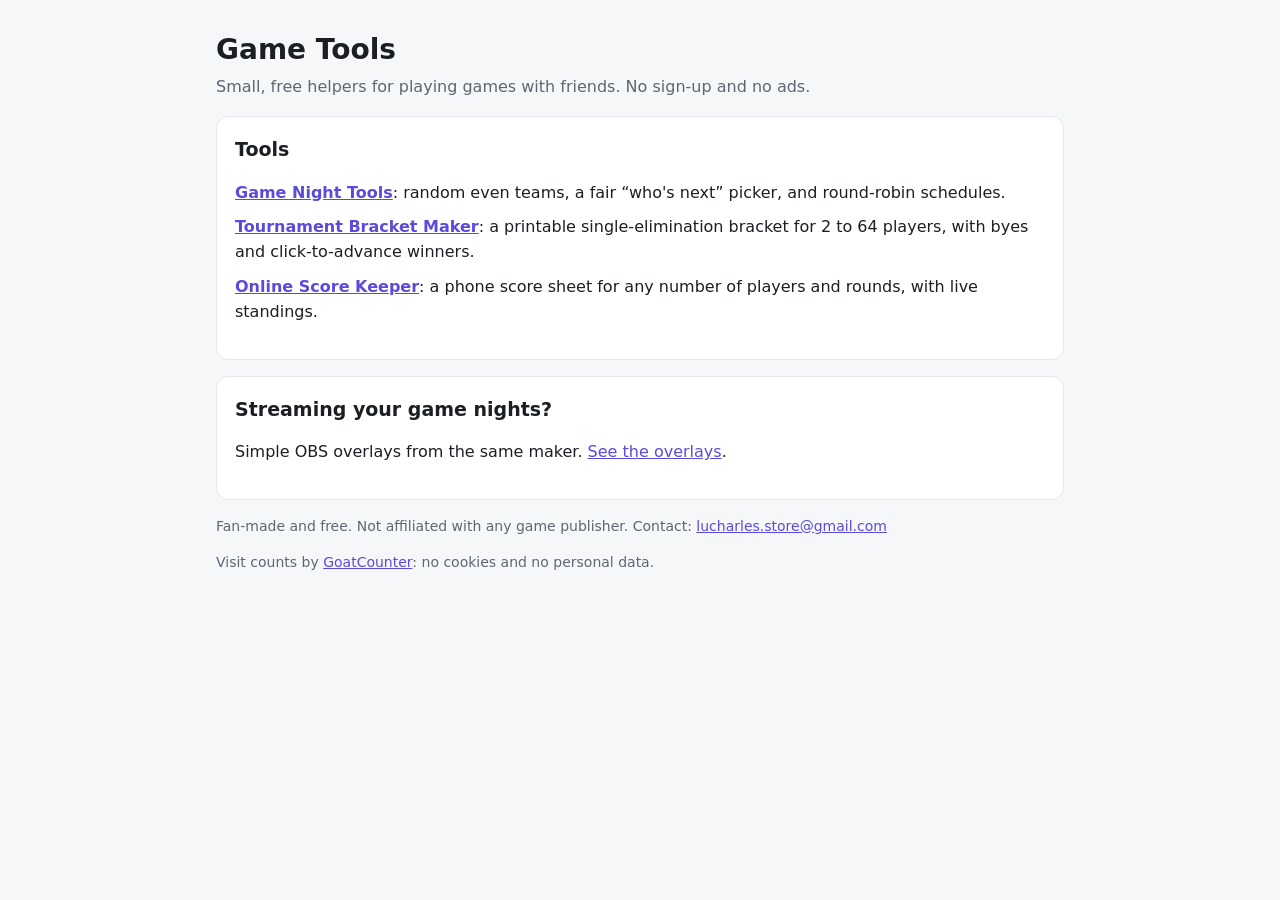
<file: index.html>
<!doctype html>
<html lang="en">
<head>
<meta charset="utf-8">
<meta name="viewport" content="width=device-width,initial-scale=1">
<meta name="google-site-verification" content="mszQPpNF7wUQe9E9Sp2fo0sD-YFwaTvCAHa7T4kHes0">
<title>Game Tools: free helpers for game nights</title>
<meta name="description" content="Free, no-sign-up tools for gamers: random teams, who's-next picker, round-robin schedules, tournament brackets and a score keeper for party and co-op game nights.">
<link rel="stylesheet" href="style.css">
</head>
<body>
<header>
  <h1>Game Tools</h1>
  <p>Small, free helpers for playing games with friends. No sign-up and no ads.</p>
</header>
<main>
  <section class="card">
    <h2>Tools</h2>
    <ul class="tools">
      <li><a href="game-night/"><strong>Game Night Tools</strong></a>: random even teams, a fair “who's next” picker, and round-robin schedules.</li>
      <li><a href="bracket/"><strong>Tournament Bracket Maker</strong></a>: a printable single-elimination bracket for 2 to 64 players, with byes and click-to-advance winners.</li>
      <li><a href="score/"><strong>Online Score Keeper</strong></a>: a phone score sheet for any number of players and rounds, with live standings.</li>
    </ul>
  </section>
  <section class="card">
    <h2>Streaming your game nights?</h2>
    <p>Simple OBS overlays from the same maker. <a href="https://lucharles.gumroad.com" rel="noopener">See the overlays</a>.</p>
  </section>
</main>
<footer>
  <p>Fan-made and free. Not affiliated with any game publisher. Contact: <a href="mailto:lucharles.store@gmail.com">lucharles.store@gmail.com</a></p>
  <p>Visit counts by <a href="https://www.goatcounter.com" rel="noopener">GoatCounter</a>: no cookies and no personal data.</p>
</footer>
<script data-goatcounter="https://lucharles-games.goatcounter.com/count" async src="https://gc.zgo.at/count.js"></script>
</body>
</html>
</file>
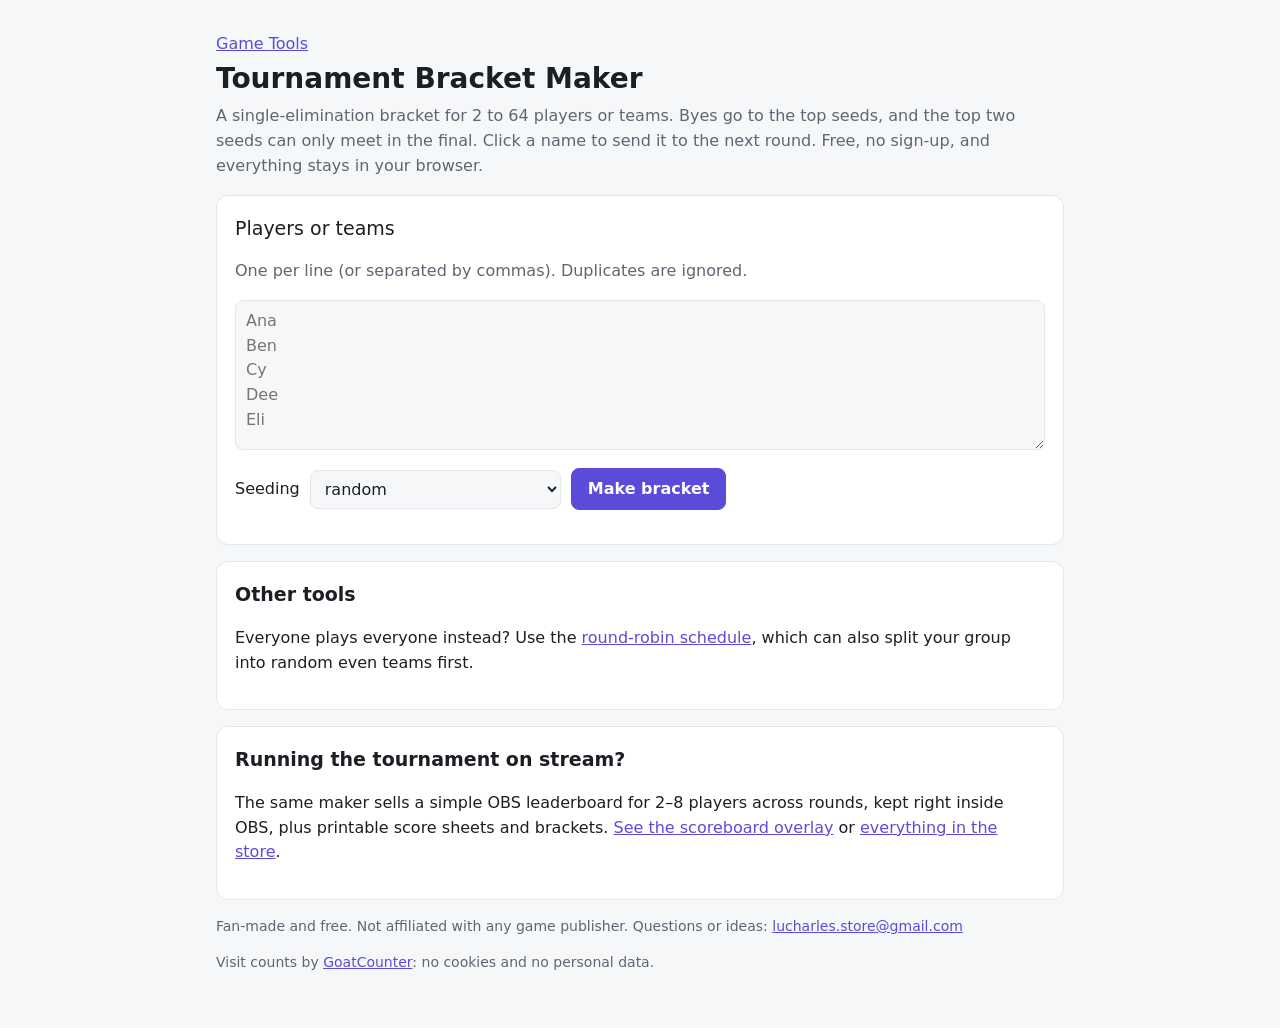
<file: bracket/index.html>
<!doctype html>
<html lang="en">
<head>
<meta charset="utf-8">
<meta name="viewport" content="width=device-width,initial-scale=1">
<title>Tournament Bracket Maker: free, printable, no sign-up</title>
<meta name="description" content="Make a single-elimination tournament bracket for 2 to 64 players or teams. Random or ranked seeding, automatic byes, click to advance winners, then print or copy it. Free, no sign-up.">
<link rel="canonical" href="https://charleslu0529.github.io/game-tools/bracket/">
<link rel="stylesheet" href="../style.css">
<style>
.bracket{display:flex;gap:18px;overflow-x:auto;padding:6px 2px 12px;margin-top:12px}
.col{flex:0 0 170px;width:170px;min-width:0;display:flex;flex-direction:column}
.ms{flex:1;display:flex;flex-direction:column;justify-content:space-around;gap:10px}
.col h3{font-size:14px;margin:0 0 4px;color:var(--muted);text-align:center}
.match{border:1px solid var(--line);border-radius:10px;overflow:hidden}
.match button{display:block;width:100%;text-align:left;border:0;border-radius:0;background:transparent;color:var(--fg);font-weight:500;padding:6px 10px;overflow:hidden;text-overflow:ellipsis;white-space:nowrap}
.match button+button{border-top:1px solid var(--line)}
.match button.win{background:var(--accent);color:var(--accent-fg)}
.match button:disabled{cursor:default;color:var(--muted)}
.match button.win:disabled{color:var(--accent-fg)}
.champ{font-size:22px;font-weight:700;margin:8px 0 0;overflow-wrap:anywhere}
@media print{
  body{background:#fff;color:#000}
  header p,.no-print,footer{display:none}
  .card{border:0;padding:0;margin:0}
  .bracket{overflow:visible;flex-wrap:nowrap}
  .match button{color:#000;background:#fff}
  .match button.win{background:#fff;color:#000;font-weight:800;text-decoration:underline}
}
</style>
</head>
<body>
<header>
  <p><a href="../">Game Tools</a></p>
  <h1>Tournament Bracket Maker</h1>
  <p>A single-elimination bracket for 2 to 64 players or teams. Byes go to the top seeds, and the top two seeds can only meet in the final. Click a name to send it to the next round. Free, no sign-up, and everything stays in your browser.</p>
</header>
<main>
  <section class="card no-print">
    <h2><label for="entries">Players or teams</label></h2>
    <p class="muted" id="entries-help">One per line (or separated by commas). Duplicates are ignored.</p>
    <textarea id="entries" aria-describedby="entries-help" placeholder="Ana&#10;Ben&#10;Cy&#10;Dee&#10;Eli"></textarea>
    <div class="row" style="margin-top:10px">
      <label for="seeding">Seeding</label>
      <select id="seeding"><option value="random">random</option><option value="listed">as listed (first = top seed)</option></select>
      <button id="make">Make bracket</button>
    </div>
    <p class="muted" id="msg" aria-live="polite"></p>
  </section>

  <section class="card" id="out" hidden aria-labelledby="out-h">
    <h2 id="out-h">Bracket</h2>
    <div class="row no-print">
      <button id="print" class="ghost">Print</button>
      <button id="copy" class="ghost">Copy as text</button>
      <button id="reset" class="ghost">Clear results</button>
    </div>
    <div class="bracket" id="bracket"></div>
    <p class="champ" id="champ" aria-live="polite"></p>
  </section>

  <section class="card no-print">
    <h2>Other tools</h2>
    <p>Everyone plays everyone instead? Use the <a href="../game-night/">round-robin schedule</a>, which can also split your group into random even teams first.</p>
  </section>

  <section class="card no-print">
    <h2>Running the tournament on stream?</h2>
    <p>The same maker sells a simple OBS leaderboard for 2–8 players across rounds, kept right inside OBS, plus printable score sheets and brackets. <a href="https://lucharles.gumroad.com/l/gcqmu" rel="noopener">See the scoreboard overlay</a> or <a href="https://lucharles.gumroad.com" rel="noopener">everything in the store</a>.</p>
  </section>
</main>
<footer>
  <p>Fan-made and free. Not affiliated with any game publisher. Questions or ideas: <a href="mailto:lucharles.store@gmail.com">lucharles.store@gmail.com</a></p>
  <p>Visit counts by <a href="https://www.goatcounter.com" rel="noopener">GoatCounter</a>: no cookies and no personal data.</p>
</footer>
<script type="module">
import { parsePlayers, shuffle } from '../game-night/lib.js';
import { buildBracket, cleanPicks, bracketText, roundName } from './bracket.js';

const $ = id => document.getElementById(id);
const KEY = 'bracket-state';
let state = null; // { entries: [...seeded], picks: {} }

function save() { try { localStorage.setItem(KEY, JSON.stringify(state)); } catch {} }
function load() {
  try {
    const s = JSON.parse(localStorage.getItem(KEY));
    if (s && Array.isArray(s.entries) && s.entries.every(e => typeof e === 'string') && s.picks && typeof s.picks === 'object') {
      const entries = parsePlayers(s.entries.join('\n'));
      if (entries.length >= 2) return { entries, picks: cleanPicks(entries, s.picks) };
    }
  } catch {}
  return null;
}

function nameButton(name, m, key) {
  const b = document.createElement('button');
  b.textContent = name ?? (m.bye ? 'bye' : 'TBD');
  if (name !== null && name === m.winner) b.className = 'win';
  b.disabled = name === null || m.bye || m.a === null || m.b === null;
  if (!b.disabled) {
    b.setAttribute('aria-pressed', String(name === m.winner));
    b.title = `${name} wins`;
    b.addEventListener('click', () => {
      state.picks[key] = name;
      state.picks = cleanPicks(state.entries, state.picks);
      save(); render();
    });
  }
  return b;
}

function render() {
  const { rounds, champion } = buildBracket(state.entries, state.picks);
  $('bracket').replaceChildren(...rounds.map((ms, r) => {
    const col = document.createElement('div');
    col.className = 'col';
    const h = document.createElement('h3'); h.textContent = roundName(r, rounds.length);
    const list = document.createElement('div');
    list.className = 'ms';
    col.append(h, list);
    ms.forEach((m, i) => {
      const box = document.createElement('div');
      box.className = 'match';
      box.append(nameButton(m.a, m, `${r}:${i}`), nameButton(m.b, m, `${r}:${i}`));
      list.append(box);
    });
    return col;
  }));
  $('champ').textContent = champion ? `Champion: ${champion}` : '';
  $('out').hidden = false;
}

$('make').addEventListener('click', () => {
  const list = parsePlayers($('entries').value);
  if (list.length < 2) { $('msg').textContent = 'Add at least two players or teams.'; return; }
  const entries = $('seeding').value === 'random' ? shuffle(list) : list;
  state = { entries, picks: {} };
  const size = buildBracket(entries).rounds[0].length * 2;
  const byes = size - entries.length;
  $('msg').textContent = `${entries.length} entries, ${Math.log2(size)} rounds${byes ? `, ${byes} bye${byes === 1 ? '' : 's'}` : ''}.`;
  save(); render();
});

$('reset').addEventListener('click', () => { state.picks = {}; save(); render(); });
$('print').addEventListener('click', () => window.print());
$('copy').addEventListener('click', async e => {
  const button = e.currentTarget;
  try { await navigator.clipboard.writeText(bracketText(state.entries, state.picks)); button.textContent = 'Copied'; }
  catch { button.textContent = 'Copy failed'; }
  setTimeout(() => { button.textContent = 'Copy as text'; }, 1500);
});

state = load();
if (state) { $('entries').value = state.entries.join('\n'); render(); }
</script>
<script data-goatcounter="https://lucharles-games.goatcounter.com/count" async src="https://gc.zgo.at/count.js"></script>
</body>
</html>
</file>
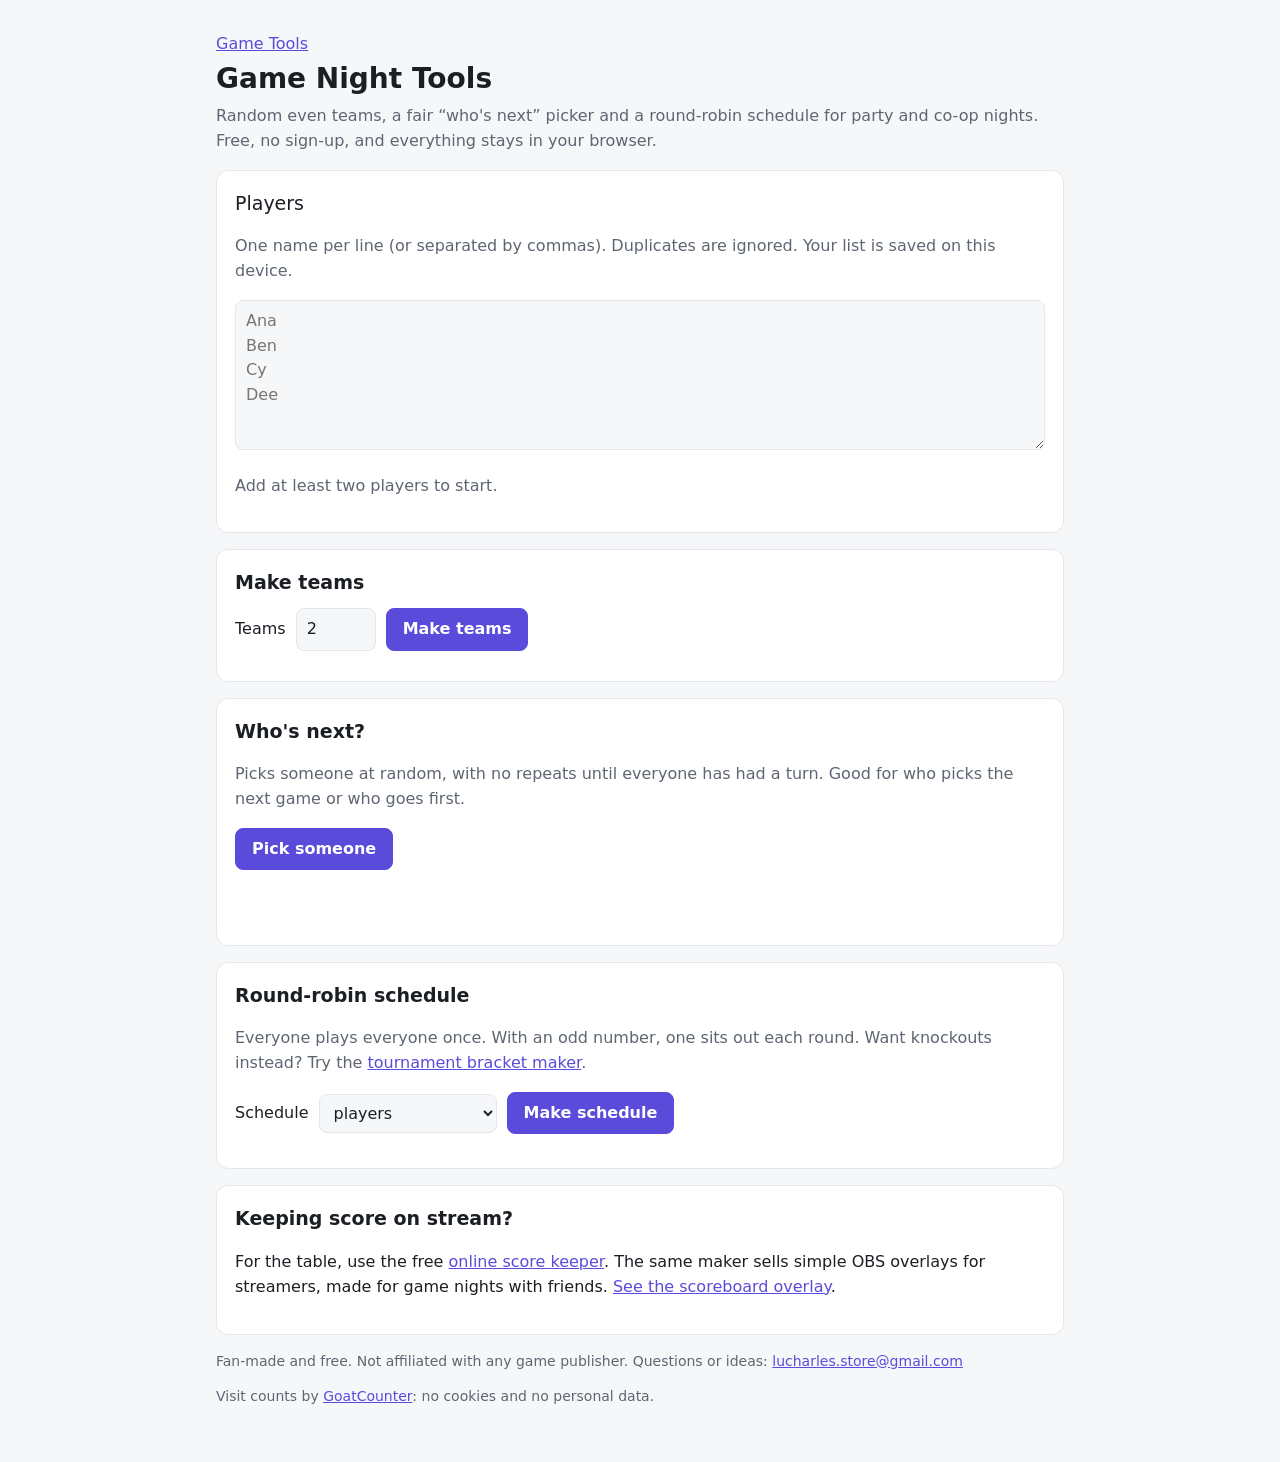
<file: game-night/index.html>
<!doctype html>
<html lang="en">
<head>
<meta charset="utf-8">
<meta name="viewport" content="width=device-width,initial-scale=1">
<title>Game Night Tools: team maker, random picker, round robin</title>
<meta name="description" content="Free tools for co-op and party game nights: split friends into random even teams, pick who goes next without repeats, and make a round-robin schedule. No sign-up.">
<link rel="stylesheet" href="../style.css">
</head>
<body>
<header>
  <p><a href="../">Game Tools</a></p>
  <h1>Game Night Tools</h1>
  <p>Random even teams, a fair “who's next” picker and a round-robin schedule for party and co-op nights. Free, no sign-up, and everything stays in your browser.</p>
</header>
<main>
  <section class="card">
    <h2><label for="players">Players</label></h2>
    <p class="muted" id="players-help">One name per line (or separated by commas). Duplicates are ignored. Your list is saved on this device.</p>
    <textarea id="players" aria-describedby="players-help" placeholder="Ana&#10;Ben&#10;Cy&#10;Dee"></textarea>
    <p class="muted" id="count" aria-live="polite"></p>
  </section>

  <section class="card" aria-labelledby="teams-h">
    <h2 id="teams-h">Make teams</h2>
    <div class="row">
      <label for="team-count">Teams</label>
      <input id="team-count" type="number" min="2" max="16" value="2">
      <button id="make-teams">Make teams</button>
      <button id="copy-teams" class="ghost" hidden>Copy</button>
    </div>
    <div id="teams" class="grid" aria-live="polite"></div>
  </section>

  <section class="card" aria-labelledby="pick-h">
    <h2 id="pick-h">Who's next?</h2>
    <p class="muted">Picks someone at random, with no repeats until everyone has had a turn. Good for who picks the next game or who goes first.</p>
    <button id="pick">Pick someone</button>
    <p class="pick" id="picked" aria-live="polite"></p>
  </section>

  <section class="card" aria-labelledby="rr-h">
    <h2 id="rr-h">Round-robin schedule</h2>
    <p class="muted">Everyone plays everyone once. With an odd number, one sits out each round. Want knockouts instead? Try the <a href="../bracket/">tournament bracket maker</a>.</p>
    <div class="row">
      <label for="rr-of">Schedule</label>
      <select id="rr-of"><option value="players">players</option><option value="teams">the teams above</option></select>
      <button id="make-rr">Make schedule</button>
      <button id="copy-rr" class="ghost" hidden>Copy</button>
    </div>
    <p class="muted" id="rr-msg" aria-live="polite"></p>
    <div id="rr"></div>
  </section>

  <section class="card">
    <h2>Keeping score on stream?</h2>
    <p>For the table, use the free <a href="../score/">online score keeper</a>. The same maker sells simple OBS overlays for streamers, made for game nights with friends. <a href="https://lucharles.gumroad.com/l/gcqmu" rel="noopener">See the scoreboard overlay</a>.</p>
  </section>
</main>
<footer>
  <p>Fan-made and free. Not affiliated with any game publisher. Questions or ideas: <a href="mailto:lucharles.store@gmail.com">lucharles.store@gmail.com</a></p>
  <p>Visit counts by <a href="https://www.goatcounter.com" rel="noopener">GoatCounter</a>: no cookies and no personal data.</p>
</footer>
<script type="module">
import { parsePlayers, makeTeams, roundRobin, makePicker } from './lib.js';

const $ = id => document.getElementById(id);
const KEY = 'game-night-players';
let teams = [];
const pick = makePicker();

// Storage can be blocked (private windows, strict settings); the page works without it.
try { $('players').value = localStorage.getItem(KEY) ?? ''; } catch {}
const players = () => parsePlayers($('players').value);
function updateCount() {
  const n = players().length;
  $('count').textContent = n ? `${n} player${n === 1 ? '' : 's'}` : 'Add at least two players to start.';
}
$('players').addEventListener('input', () => {
  try { localStorage.setItem(KEY, $('players').value); } catch {}
  updateCount();
});
updateCount();

function list(title, names) {
  const box = document.createElement('div');
  box.className = 'team';
  const h = document.createElement('h3'); h.textContent = title;
  const ul = document.createElement('ul');
  for (const n of names) { const li = document.createElement('li'); li.textContent = n; ul.append(li); }
  box.append(h, ul);
  return box;
}
const teamName = i => `Team ${i + 1}`;

$('make-teams').addEventListener('click', () => {
  const p = players();
  if (p.length < 2) { $('count').textContent = 'Add at least two players to make teams.'; return; }
  teams = makeTeams(p, Number($('team-count').value));
  $('teams').replaceChildren(...teams.map((t, i) => list(teamName(i), t)));
  $('copy-teams').hidden = false;
});

$('pick').addEventListener('click', () => {
  const p = players();
  $('picked').textContent = p.length ? pick(p) : 'Add some players first.';
});

let rrText = '';
$('make-rr').addEventListener('click', () => {
  const useTeams = $('rr-of').value === 'teams';
  if (useTeams && !teams.length) { $('rr-msg').textContent = 'Make teams first, or schedule players.'; $('rr').replaceChildren(); return; }
  const entries = useTeams ? teams.map((_, i) => teamName(i)) : players();
  if (entries.length < 2) { $('rr-msg').textContent = 'Add at least two players.'; $('rr').replaceChildren(); return; }
  const rounds = roundRobin(entries);
  $('rr-msg').textContent = `${rounds.length} rounds`;
  const lines = [];
  $('rr').replaceChildren(...rounds.map((round, r) => {
    const rows = [...round].sort((x, y) => (x[1] === null) - (y[1] === null)) // sit-outs last
      .map(([a, b]) => b === null ? `${a} sits out` : `${a} vs ${b}`);
    lines.push(`Round ${r + 1}`, ...rows.map(x => '  ' + x));
    const el = list(`Round ${r + 1}`, rows);
    el.className = 'round';
    return el;
  }));
  rrText = lines.join('\n');
  $('copy-rr').hidden = false;
});

async function copy(text, button) {
  try { await navigator.clipboard.writeText(text); button.textContent = 'Copied'; }
  catch { button.textContent = 'Copy failed'; }
  setTimeout(() => { button.textContent = 'Copy'; }, 1500);
}
$('copy-teams').addEventListener('click', e =>
  copy(teams.map((t, i) => `${teamName(i)}: ${t.join(', ')}`).join('\n'), e.currentTarget));
$('copy-rr').addEventListener('click', e => copy(rrText, e.currentTarget));
</script>
<script data-goatcounter="https://lucharles-games.goatcounter.com/count" async src="https://gc.zgo.at/count.js"></script>
</body>
</html>
</file>
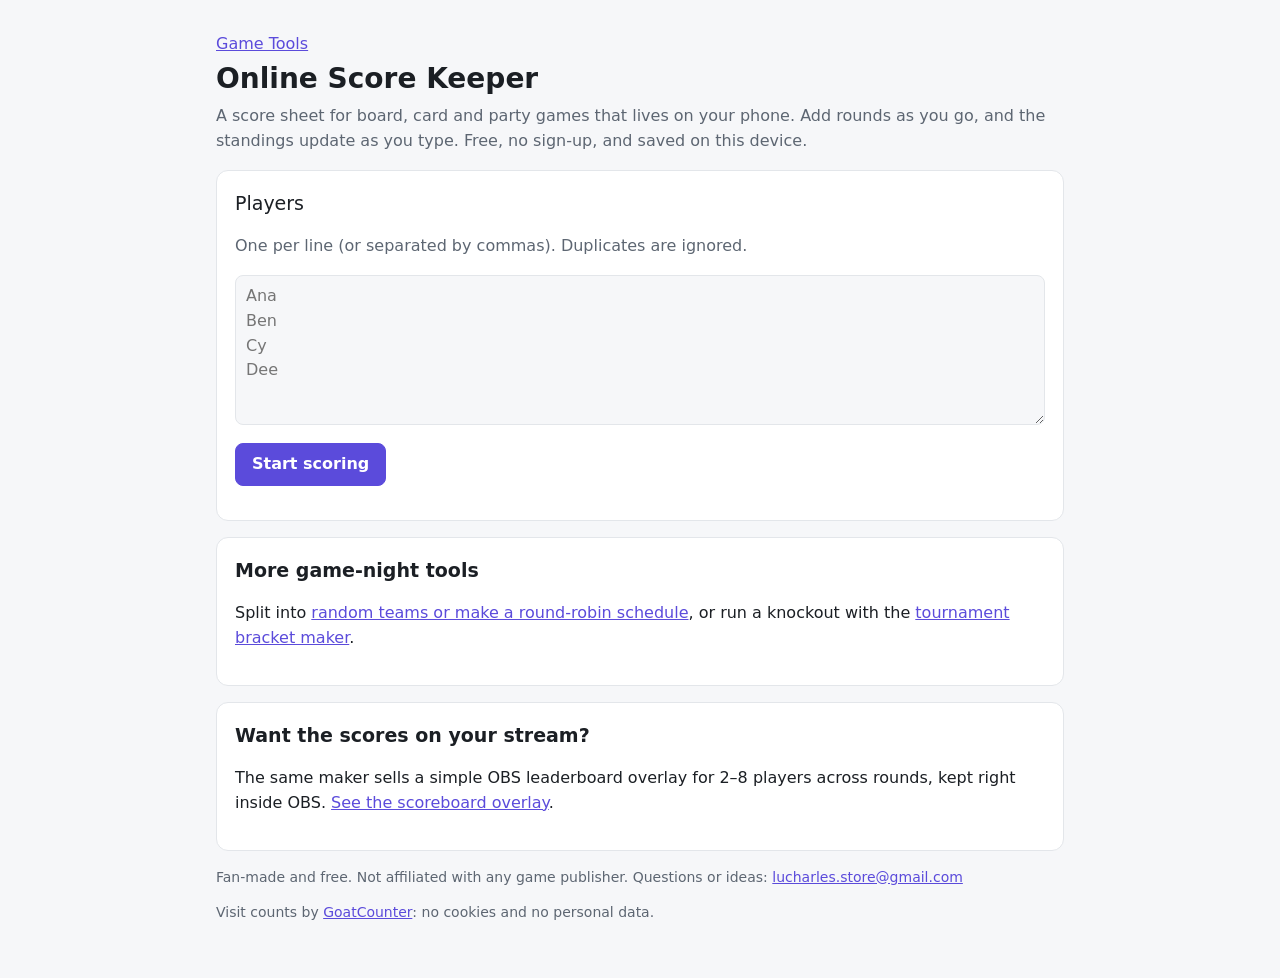
<file: score/index.html>
<!doctype html>
<html lang="en">
<head>
<meta charset="utf-8">
<meta name="viewport" content="width=device-width,initial-scale=1">
<title>Online Score Keeper: free score sheet for game night, no sign-up</title>
<meta name="description" content="Keep score for board games, card games and party games on your phone. Any number of rounds, live standings with ties, high or low score wins, saved on your device. Free, no sign-up.">
<link rel="canonical" href="https://charleslu0529.github.io/game-tools/score/">
<link rel="stylesheet" href="../style.css">
<style>
.sheet{overflow-x:auto;margin-top:12px}
table{border-collapse:collapse;min-width:100%}
th,td{border:1px solid var(--line);padding:0;text-align:center}
th{padding:6px 8px;font-size:14px;max-width:9em;overflow:hidden;text-overflow:ellipsis;white-space:nowrap}
td.r{color:var(--muted);font-size:13px;padding:0 8px}
td input{width:100%;min-width:4.5em;border:0;border-radius:0;background:transparent;text-align:center;padding:8px 4px}
tfoot td{font-weight:700;padding:8px 4px}
.lead{color:var(--accent)}
ol.stand{margin:8px 0 0;padding-left:0;list-style:none}
ol.stand li{display:flex;gap:10px;padding:4px 0;border-bottom:1px solid var(--line)}
ol.stand .rk{width:2em;color:var(--muted)}ol.stand .nm{flex:1;overflow-wrap:anywhere}ol.stand .tt{font-weight:700}
ol.stand li.first .nm,ol.stand li.first .tt{color:var(--accent)}
</style>
</head>
<body>
<header>
  <p><a href="../">Game Tools</a></p>
  <h1>Online Score Keeper</h1>
  <p>A score sheet for board, card and party games that lives on your phone. Add rounds as you go, and the standings update as you type. Free, no sign-up, and saved on this device.</p>
</header>
<main>
  <section class="card" id="setup">
    <h2><label for="players">Players</label></h2>
    <p class="muted" id="players-help">One per line (or separated by commas). Duplicates are ignored.</p>
    <textarea id="players" aria-describedby="players-help" placeholder="Ana&#10;Ben&#10;Cy&#10;Dee"></textarea>
    <div class="row" style="margin-top:10px">
      <button id="start">Start scoring</button>
    </div>
    <p class="muted" id="msg" aria-live="polite"></p>
  </section>

  <section class="card" id="game" hidden aria-labelledby="game-h">
    <h2 id="game-h">Scores</h2>
    <div class="row">
      <label><input type="checkbox" id="low"> Lowest score wins</label>
    </div>
    <div class="sheet"><table id="sheet"></table></div>
    <div class="row" style="margin-top:12px">
      <button id="add">Add round</button>
      <button id="drop" class="ghost">Remove last round</button>
      <button id="copy" class="ghost">Copy standings</button>
      <button id="new" class="ghost">New game</button>
    </div>
    <h3 style="margin:18px 0 0;font-size:16px">Standings</h3>
    <ol class="stand" id="stand" aria-live="polite"></ol>
  </section>

  <section class="card">
    <h2>More game-night tools</h2>
    <p>Split into <a href="../game-night/">random teams or make a round-robin schedule</a>, or run a knockout with the <a href="../bracket/">tournament bracket maker</a>.</p>
  </section>

  <section class="card">
    <h2>Want the scores on your stream?</h2>
    <p>The same maker sells a simple OBS leaderboard overlay for 2–8 players across rounds, kept right inside OBS. <a href="https://lucharles.gumroad.com/l/gcqmu" rel="noopener">See the scoreboard overlay</a>.</p>
  </section>
</main>
<footer>
  <p>Fan-made and free. Not affiliated with any game publisher. Questions or ideas: <a href="mailto:lucharles.store@gmail.com">lucharles.store@gmail.com</a></p>
  <p>Visit counts by <a href="https://www.goatcounter.com" rel="noopener">GoatCounter</a>: no cookies and no personal data.</p>
</footer>
<script type="module">
import { parsePlayers } from '../game-night/lib.js';
import { newGame, setScore, addRound, removeLastRound, totals, standings, validGame, standingsText } from './score.js';

const $ = id => document.getElementById(id);
const KEY = 'score-keeper';
let game = null, low = false;

function save() { try { localStorage.setItem(KEY, JSON.stringify({ game, low })); } catch {} }
function load() {
  try {
    const s = JSON.parse(localStorage.getItem(KEY));
    if (s && validGame(s.game)) { game = s.game; low = s.low === true; return true; }
  } catch {}
  return false;
}

function cell(tag, text, cls) {
  const el = document.createElement(tag);
  el.textContent = text;
  if (cls) el.className = cls;
  return el;
}

function drawSheet() {
  const head = document.createElement('thead');
  const hr = document.createElement('tr');
  hr.append(cell('th', '#'), ...game.players.map(p => { const th = cell('th', p); th.title = p; th.scope = 'col'; return th; }));
  head.append(hr);
  const body = document.createElement('tbody');
  game.rounds.forEach((row, r) => {
    const tr = document.createElement('tr');
    tr.append(cell('td', String(r + 1), 'r'));
    row.forEach((v, p) => {
      const td = document.createElement('td');
      const input = document.createElement('input');
      input.inputMode = 'decimal';
      input.value = v === 0 ? '' : String(v);
      input.placeholder = '0';
      input.setAttribute('aria-label', `${game.players[p]}, round ${r + 1}`);
      input.addEventListener('input', () => { game = setScore(game, r, p, input.value); save(); drawTotals(); });
      td.append(input);
      tr.append(td);
    });
    body.append(tr);
  });
  const foot = document.createElement('tfoot');
  const fr = document.createElement('tr');
  fr.id = 'totals';
  foot.append(fr);
  $('sheet').replaceChildren(head, body, foot);
  drawTotals();
}

function drawTotals() {
  const t = totals(game);
  const st = standings(game, low);
  const leaders = new Set(st.filter(s => s.rank === 1).map(s => s.name));
  const anyScore = t.some(x => x !== 0);
  $('totals').replaceChildren(cell('td', 'Total', 'r'),
    ...t.map((x, i) => cell('td', String(x), anyScore && leaders.has(game.players[i]) ? 'lead' : '')));
  $('stand').replaceChildren(...st.map(s => {
    const li = document.createElement('li');
    if (anyScore && s.rank === 1) li.className = 'first';
    li.append(cell('span', String(s.rank), 'rk'), cell('span', s.name, 'nm'), cell('span', String(s.total), 'tt'));
    return li;
  }));
}

function show() {
  $('setup').hidden = true;
  $('game').hidden = false;
  $('low').checked = low;
  drawSheet();
}

$('start').addEventListener('click', () => {
  const p = parsePlayers($('players').value);
  if (p.length < 1) { $('msg').textContent = 'Add at least one player.'; return; }
  game = newGame(p); save(); show();
  $('sheet').querySelector('input')?.focus();
});
$('low').addEventListener('change', () => { low = $('low').checked; save(); drawTotals(); });
$('add').addEventListener('click', () => {
  game = addRound(game); save(); drawSheet();
  const inputs = $('sheet').querySelectorAll('tbody tr:last-child input');
  inputs[0]?.focus();
});
$('drop').addEventListener('click', () => { game = removeLastRound(game); save(); drawSheet(); });

let confirmNew = null;
$('new').addEventListener('click', e => {
  const b = e.currentTarget;
  if (!confirmNew) { // two clicks, so a stray tap doesn't wipe the scores
    b.textContent = 'Tap again to clear';
    confirmNew = setTimeout(() => { b.textContent = 'New game'; confirmNew = null; }, 3000);
    return;
  }
  clearTimeout(confirmNew); confirmNew = null; b.textContent = 'New game';
  $('players').value = game.players.join('\n');
  game = null;
  try { localStorage.removeItem(KEY); } catch {}
  $('game').hidden = true; $('setup').hidden = false;
});
$('copy').addEventListener('click', async e => {
  const b = e.currentTarget;
  try { await navigator.clipboard.writeText(standingsText(game, low)); b.textContent = 'Copied'; }
  catch { b.textContent = 'Copy failed'; }
  setTimeout(() => { b.textContent = 'Copy standings'; }, 1500);
});

if (load()) show();
</script>
<script data-goatcounter="https://lucharles-games.goatcounter.com/count" async src="https://gc.zgo.at/count.js"></script>
</body>
</html>
</file>
<file: style.css>
:root{--bg:#f6f7f9;--card:#fff;--fg:#1b1f24;--muted:#5d6672;--line:#e3e6ea;--accent:#5b4bdb;--accent-fg:#fff;--chip:#eef0f3}
@media (prefers-color-scheme:dark){:root:not([data-theme="light"]){--bg:#121417;--card:#1b1e23;--fg:#e8eaed;--muted:#9aa3ad;--line:#2c3138;--accent:#9d93ff;--accent-fg:#121417;--chip:#262a30}}
:root[data-theme="dark"]{--bg:#121417;--card:#1b1e23;--fg:#e8eaed;--muted:#9aa3ad;--line:#2c3138;--accent:#9d93ff;--accent-fg:#121417;--chip:#262a30}
*{box-sizing:border-box}
body{margin:0;background:var(--bg);color:var(--fg);font:16px/1.55 system-ui,-apple-system,"Segoe UI",sans-serif}
header,main,footer{max-width:880px;margin:0 auto;padding:0 16px}
header{padding-top:28px}header p{color:var(--muted);margin:4px 0 0}
h1{font-size:28px;margin:0}h2{font-size:19px;margin:0 0 10px}
a{color:var(--accent)}
.card{background:var(--card);border:1px solid var(--line);border-radius:12px;padding:18px;margin:16px 0}
.row{display:flex;gap:10px;flex-wrap:wrap;align-items:center}
label{font-weight:500}
textarea,input,select{font:inherit;color:var(--fg);background:var(--bg);border:1px solid var(--line);border-radius:8px;padding:8px 10px}
textarea{width:100%;min-height:150px;resize:vertical}
input[type=number]{width:5em}
button{font:inherit;cursor:pointer;border-radius:8px;padding:8px 16px;border:1px solid var(--accent);background:var(--accent);color:var(--accent-fg);font-weight:600}
button.ghost{background:transparent;color:var(--accent)}
button:focus-visible,a:focus-visible,textarea:focus-visible,input:focus-visible,select:focus-visible{outline:2px solid var(--accent);outline-offset:2px}
.muted{color:var(--muted)}
.grid{display:grid;grid-template-columns:repeat(auto-fill,minmax(180px,1fr));gap:12px;margin-top:12px}
.team{border:1px solid var(--line);border-radius:10px;padding:10px 12px}.team h3{margin:0 0 6px;font-size:15px}
.team ul,.round ul{margin:0;padding-left:18px}
.pick{font-size:34px;font-weight:700;margin:12px 0 0;min-height:1.3em;overflow-wrap:anywhere}
.round{margin-top:12px}.round h3{font-size:15px;margin:0 0 4px}
.tools{list-style:none;padding:0}.tools li{margin:10px 0}
footer{color:var(--muted);font-size:14px;padding-bottom:40px}
</file>
